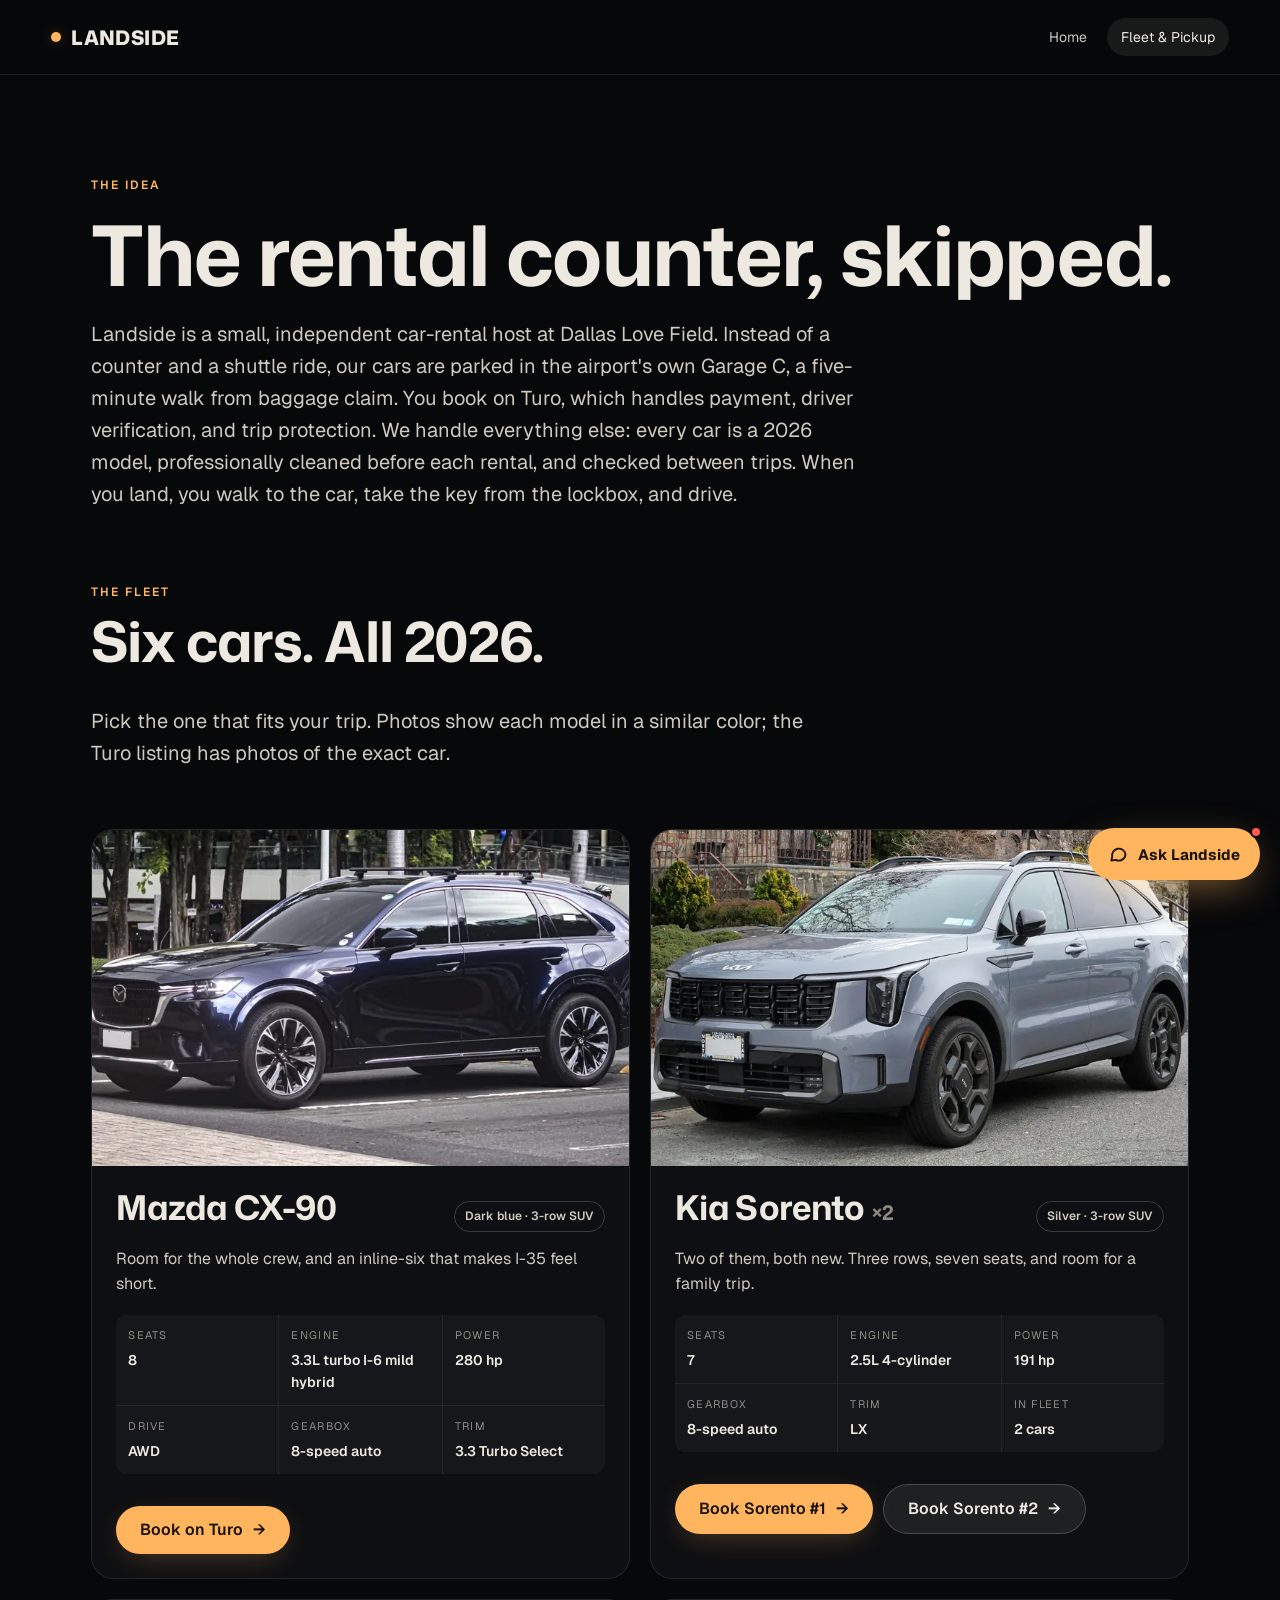
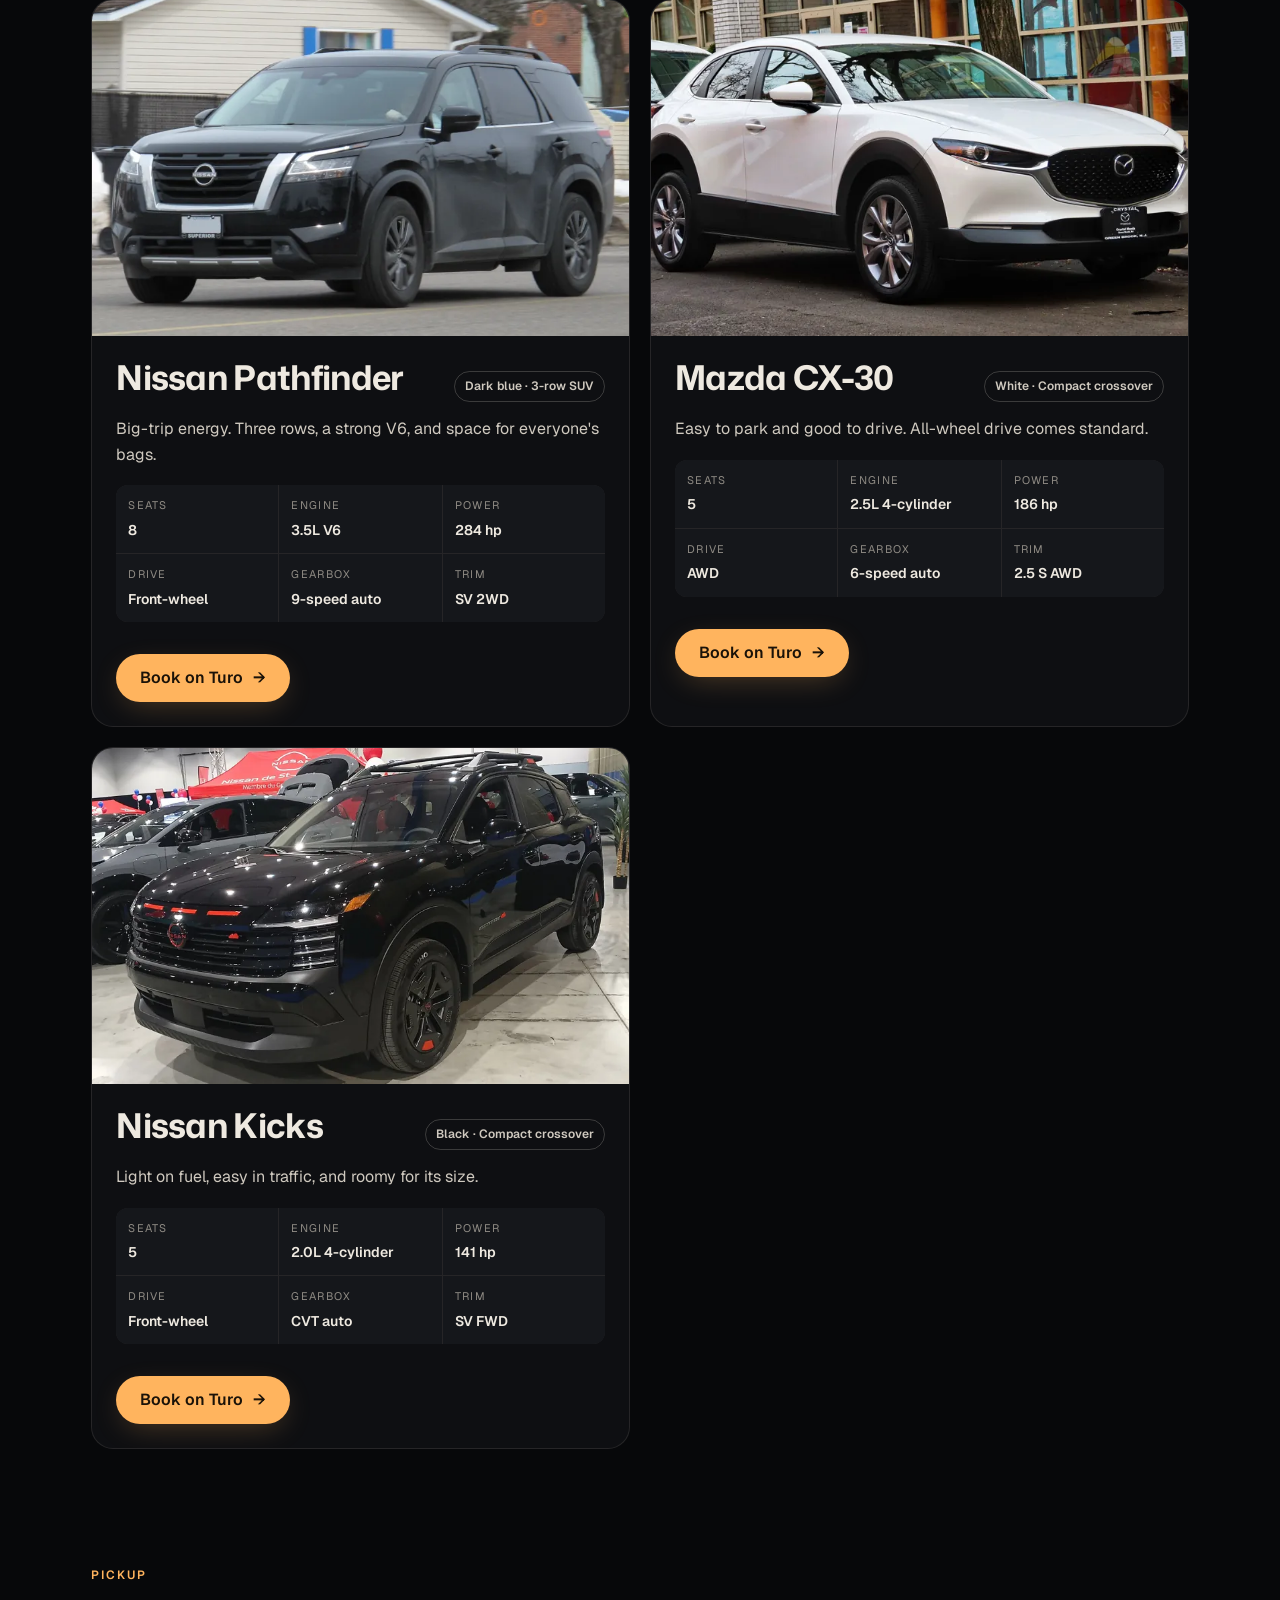
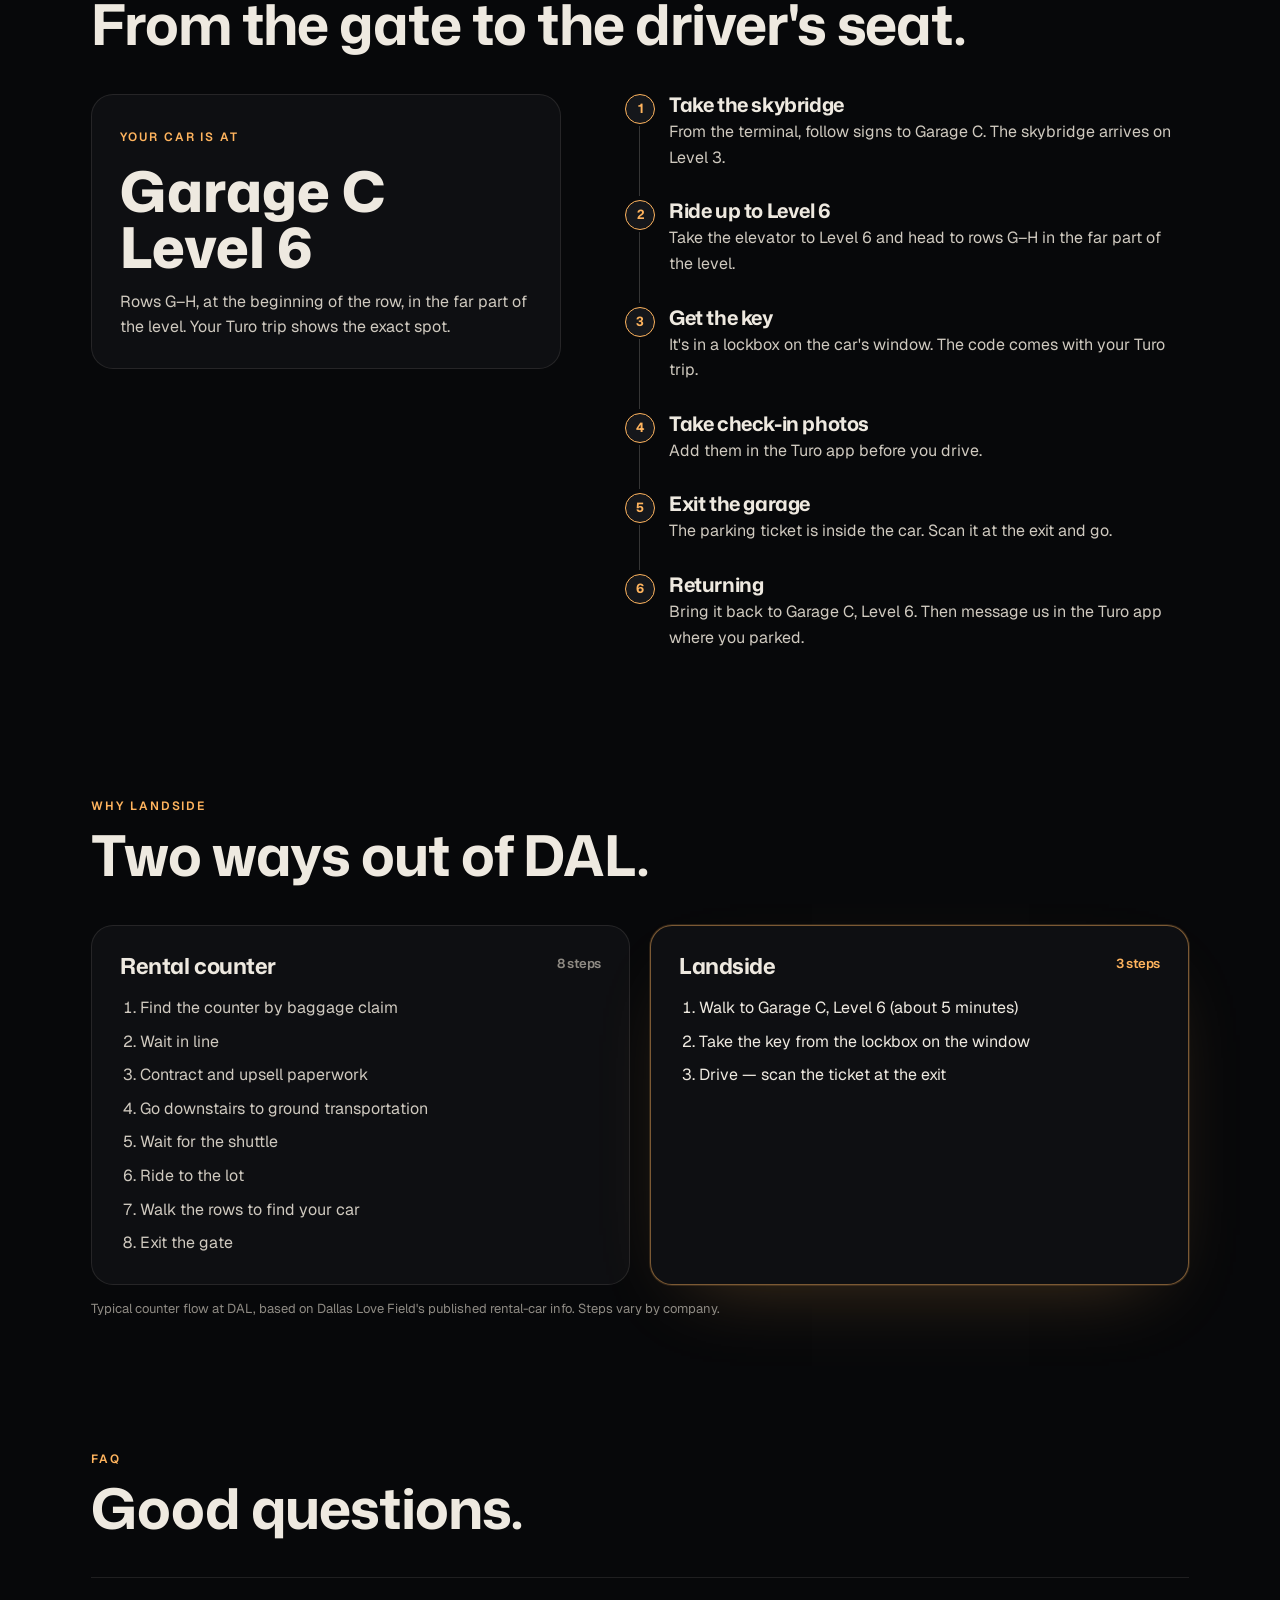
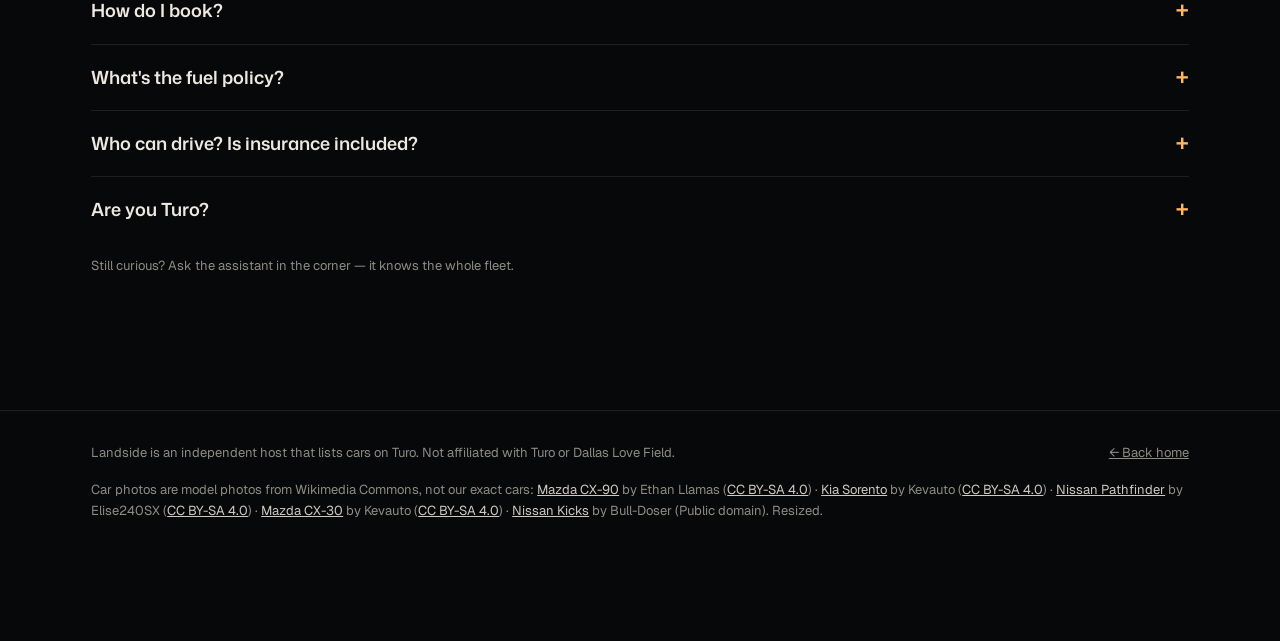
<file: fleet.html>
<!doctype html>
<html lang="en">
<head>
  <meta charset="utf-8" />
  <meta name="viewport" content="width=device-width, initial-scale=1" />
  <title>Fleet &amp; Pickup — Landside</title>
  <meta name="description" content="Our six 2026 cars at Dallas Love Field, and exactly how pickup and return work in Garage C." />
  <meta name="theme-color" content="#07080a" />
  <meta property="og:type" content="website" />
  <meta property="og:title" content="Fleet & Pickup — Landside" />
  <meta property="og:description" content="Six 2026 cars at Dallas Love Field, and exactly how pickup and return work in Garage C." />
  <meta property="og:url" content="https://socialridestx-cloud.github.io/landside/fleet.html" />
  <meta property="og:image" content="https://socialridestx-cloud.github.io/landside/media/og.jpg" />
  <meta name="twitter:card" content="summary_large_image" />
  <link rel="preconnect" href="https://fonts.googleapis.com" />
  <link rel="preconnect" href="https://fonts.gstatic.com" crossorigin />
  <link href="https://fonts.googleapis.com/css2?family=Geist:wght@400;500;600;700&family=Mona+Sans:wght@600;700;800&display=swap" rel="stylesheet" />
  <link rel="stylesheet" href="assets/style.css?v=9" />
  <link rel="icon" href="data:image/svg+xml,%3Csvg xmlns='http://www.w3.org/2000/svg' viewBox='0 0 32 32'%3E%3Crect width='32' height='32' rx='8' fill='%2307080a'/%3E%3Ccircle cx='16' cy='16' r='6' fill='%23ffb45e'/%3E%3C/svg%3E" />
</head>
<body>
  <header class="nav solid">
    <a class="brand" href="index.html"><span class="brand-dot"></span>LANDSIDE</a>
    <nav class="nav-links">
      <a href="index.html">Home</a>
      <a href="fleet.html" aria-current="page">Fleet &amp; Pickup</a>
    </nav>
  </header>

  <main>
    <div class="wrap page-head">
      <span class="eyebrow">The idea</span>
      <h1>The rental counter, skipped.</h1>
      <p class="lede" style="max-width:60ch">
        Landside is a small, independent car-rental host at Dallas Love Field. Instead of a counter and a shuttle ride,
        our cars are parked in the airport's own Garage C, a five-minute walk from baggage claim. You book on Turo, which
        handles payment, driver verification, and trip protection. We handle everything else: every car is a 2026 model,
        professionally cleaned before each rental, and checked between trips. When you land, you walk to the car, take
        the key from the lockbox, and drive.
      </p>
    </div>

    <section style="padding-top:32px">
      <div class="wrap">
        <div class="section-head reveal">
          <span class="eyebrow">The fleet</span>
          <h2><span id="fleet-count">Six</span> cars. All 2026.</h2>
          <p class="lede" style="max-width:56ch">Pick the one that fits your trip. Photos show each model in a similar color; the Turo listing has photos of the exact car.</p>
        </div>
        <div class="fleet" id="fleet"></div>
      </div>
    </section>

    <section style="padding-top:0">
      <div class="wrap">
        <div class="section-head reveal">
          <span class="eyebrow">Pickup</span>
          <h2>From the gate to the driver's seat.</h2>
        </div>
        <div class="pickup">
          <div class="spot reveal">
            <span class="eyebrow">Your car is at</span>
            <div class="big">Garage C<br />Level 6</div>
            <p style="color:var(--bone-2);margin:0">Rows G–H, at the beginning of the row, in the far part of the level. Your Turo trip shows the exact spot.</p>
          </div>
          <ol class="timeline reveal">
            <li><h3>Take the skybridge</h3><p>From the terminal, follow signs to Garage C. The skybridge arrives on Level 3.</p></li>
            <li><h3>Ride up to Level 6</h3><p>Take the elevator to Level 6 and head to rows G–H in the far part of the level.</p></li>
            <li><h3>Get the key</h3><p>It's in a lockbox on the car's window. The code comes with your Turo trip.</p></li>
            <li><h3>Take check-in photos</h3><p>Add them in the Turo app before you drive.</p></li>
            <li><h3>Exit the garage</h3><p>The parking ticket is inside the car. Scan it at the exit and go.</p></li>
            <li><h3>Returning</h3><p>Bring it back to Garage C, Level 6. Then message us in the Turo app where you parked.</p></li>
          </ol>
        </div>
      </div>
    </section>

    <section style="padding-top:0">
      <div class="wrap">
        <div class="section-head reveal">
          <span class="eyebrow">Why Landside</span>
          <h2>Two ways out of DAL.</h2>
        </div>
        <div class="compare reveal">
          <div class="compare-col">
            <h3>Rental counter <span>8 steps</span></h3>
            <ol>
              <li>Find the counter by baggage claim</li>
              <li>Wait in line</li>
              <li>Contract and upsell paperwork</li>
              <li>Go downstairs to ground transportation</li>
              <li>Wait for the shuttle</li>
              <li>Ride to the lot</li>
              <li>Walk the rows to find your car</li>
              <li>Exit the gate</li>
            </ol>
          </div>
          <div class="compare-col us">
            <h3>Landside <span style="color:var(--amber)">3 steps</span></h3>
            <ol>
              <li>Walk to Garage C, Level 6 (about 5 minutes)</li>
              <li>Take the key from the lockbox on the window</li>
              <li>Drive — scan the ticket at the exit</li>
            </ol>
          </div>
        </div>
        <p class="small-note">Typical counter flow at DAL, based on Dallas Love Field's published rental-car info. Steps vary by company.</p>
      </div>
    </section>

    <section style="padding-top:0">
      <div class="wrap faq">
        <div class="section-head reveal">
          <span class="eyebrow">FAQ</span>
          <h2>Good questions.</h2>
        </div>
        <details><summary>How do I book?</summary><p>On Turo. Tap “Book on Turo” on any car, pick your dates, and check out there. Turo handles payment, driver verification, and trip protection.</p></details>
        <details><summary>What's the fuel policy?</summary><p>Return it with the same fuel level you started with, unless the listing says otherwise.</p></details>
        <details><summary>Who can drive? Is insurance included?</summary><p>Turo sets driver requirements, verifies drivers, and offers protection plans at checkout.</p></details>
        <details><summary>Are you Turo?</summary><p>No. Landside is an independent host that lists cars on Turo.</p></details>
        <p class="small-note">Still curious? Ask the assistant in the corner — it knows the whole fleet.</p>
      </div>
    </section>
  </main>

  <footer>
    <div class="wrap">
      <span>Landside is an independent host that lists cars on Turo. Not affiliated with Turo or Dallas Love Field.</span>
      <a href="index.html">← Back home</a>
      <p id="photo-credits" style="flex-basis:100%;margin:0"></p>
    </div>
  </footer>

  <script src="assets/fleet.js?v=9"></script>
  <script>
    document.getElementById("fleet").innerHTML = FLEET.map((c) => `
      <article class="car reveal">
        <img class="car-photo" src="photos/${c.id}-sm.webp" srcset="photos/${c.id}-sm.webp 800w, photos/${c.id}.webp 1600w" sizes="(max-width: 900px) 100vw, 600px" alt="${c.name} (model photo)" loading="lazy" />
        <div class="car-body">
          <div class="car-top"><h2>${c.name}${c.count > 1 ? ` <span style="color:var(--mute);font-size:.6em">×${c.count}</span>` : ""}</h2><span class="pill">${c.color} · ${c.body}</span></div>
          <p>${c.tagline}</p>
          <dl class="specs">
            ${Object.entries(c.specs).map(([k, v]) => `<div><dt>${k}</dt><dd>${v}</dd></div>`).join("")}
          </dl>
          <div style="display:flex;flex-wrap:wrap;gap:10px;margin-top:6px">${bookButton(c)}</div>
        </div>
      </article>`).join("");
    const WORDS = ["Zero", "One", "Two", "Three", "Four", "Five", "Six", "Seven", "Eight", "Nine", "Ten"];
    document.getElementById("fleet-count").textContent = WORDS[FLEET_SIZE] ?? FLEET_SIZE;
  </script>
  <script src="assets/chatbot.js?v=9"></script>
</body>
</html>
</file>
<file: assets/style.css>
/* Landside — night-airport palette: ink, bone, one sodium-amber accent. */
:root {
  --ink: #07080a;
  --ink-2: #0e0f12;
  --ink-3: #15171b;
  --ink-4: #1d2025;
  --bone: #eee9e0;
  --bone-2: #cfc9bf;
  --mute: #8f8b84;
  --line: rgb(238 233 224 / 0.1);
  --line-2: rgb(238 233 224 / 0.2);
  --amber: #ffb45e;
  --amber-2: #ff9a3d;
  --glow: rgb(255 180 94 / 0.3);
  --gutter: clamp(16px, 4vw, 56px);
  --maxw: 1200px;
  --ease: cubic-bezier(0.16, 1, 0.3, 1);
  --display: "Mona Sans", ui-sans-serif, system-ui, sans-serif;
  --sans: "Geist", ui-sans-serif, system-ui, sans-serif;
  color-scheme: dark;
}

* { box-sizing: border-box; }
html { background: var(--ink); scroll-behavior: smooth; -webkit-text-size-adjust: 100%; }
body {
  margin: 0;
  background: var(--ink);
  color: var(--bone);
  font: 16px/1.6 var(--sans);
  overflow-x: hidden;
}
img, video { display: block; max-width: 100%; }
a { color: inherit; }
h1, h2, h3 { font-family: var(--display); font-weight: 700; line-height: 1.05; margin: 0; letter-spacing: -0.02em; }

.wrap { width: 100%; max-width: var(--maxw); margin: 0 auto; padding: 0 var(--gutter); }
.eyebrow {
  font: 600 12px/1 var(--sans);
  letter-spacing: 0.16em;
  text-transform: uppercase;
  color: var(--amber);
}
.lede { color: var(--bone-2); font-size: clamp(17px, 1.6vw, 20px); max-width: 38ch; }

/* ── Nav ─────────────────────────────────────────── */
.nav {
  position: fixed; inset: 0 0 auto 0; z-index: 40;
  display: flex; align-items: center; justify-content: space-between;
  padding: 18px var(--gutter);
  background: linear-gradient(to bottom, rgb(7 8 10 / 0.75), transparent);
}
.nav { transition: background 0.3s; }
.nav.scrolled { background: rgb(7 8 10 / 0.85); backdrop-filter: blur(12px); border-bottom: 1px solid var(--line); }
.nav.solid { position: sticky; background: rgb(7 8 10 / 0.85); backdrop-filter: blur(12px); border-bottom: 1px solid var(--line); }
.brand { font: 800 20px/1 var(--display); letter-spacing: 0.02em; text-decoration: none; display: flex; align-items: center; gap: 10px; }
.brand-dot { width: 10px; height: 10px; border-radius: 50%; background: var(--amber); box-shadow: 0 0 14px var(--glow); }
.nav-links { display: flex; gap: 6px; }
.nav-links a {
  text-decoration: none; font-size: 14px; color: var(--bone-2);
  padding: 8px 14px; border-radius: 999px;
}
.nav-links a[aria-current="page"], .nav-links a:hover { color: var(--bone); background: rgb(238 233 224 / 0.08); }

/* ── Buttons ─────────────────────────────────────── */
.btn {
  display: inline-flex; align-items: center; gap: 10px;
  font: 600 16px/1 var(--sans); text-decoration: none;
  padding: 16px 24px; border-radius: 999px; border: 0; cursor: pointer;
  transition: transform 0.3s var(--ease), box-shadow 0.3s var(--ease), background 0.2s;
}
.btn-primary { background: var(--amber); color: #1a1208; box-shadow: 0 8px 30px -8px var(--glow); }
.btn-primary:hover { transform: translateY(-2px); box-shadow: 0 14px 40px -8px rgb(255 180 94 / 0.55); }
.btn-ghost { background: rgb(238 233 224 / 0.08); color: var(--bone); border: 1px solid var(--line-2); }
.btn-ghost:hover { background: rgb(238 233 224 / 0.14); }
.btn .arrow { transition: transform 0.3s var(--ease); }
.btn:hover .arrow { transform: translateX(4px); }

/* ── Hero video ──────────────────────────────────── */
.hero { position: relative; min-height: 100svh; display: grid; align-items: end; overflow: hidden; }
.hero video { position: absolute; inset: 0; width: 100%; height: 100%; object-fit: cover; }
.hero::after {
  content: ""; position: absolute; inset: 0;
  background:
    linear-gradient(to top, var(--ink) 0%, rgb(7 8 10 / 0.55) 35%, transparent 70%),
    linear-gradient(to right, rgb(7 8 10 / 0.6), transparent 60%);
}
.hero-copy { position: relative; z-index: 2; padding-bottom: clamp(48px, 9vh, 110px); }
.hero h1 { font-size: clamp(44px, 8vw, 108px); max-width: 11ch; margin: 16px 0 20px; }
.hero h1 em { font-style: normal; color: var(--amber); }
.hero-ctas { display: flex; flex-wrap: wrap; gap: 12px; margin-top: 28px; }
.video-tag {
  position: absolute; z-index: 3; right: var(--gutter); top: 84px;
  font-size: 12px; color: var(--bone-2); display: flex; align-items: center; gap: 8px;
  background: rgb(7 8 10 / 0.55); border: 1px solid var(--line); padding: 6px 12px; border-radius: 999px;
}
.video-tag .rec { width: 7px; height: 7px; border-radius: 50%; background: #ff5b4d; animation: blink 1.6s infinite; }
@keyframes blink { 50% { opacity: 0.25; } }

/* ── Sections ────────────────────────────────────── */
section { padding: clamp(64px, 10vw, 120px) 0; }
.section-head { display: grid; gap: 14px; margin-bottom: 40px; }
.section-head h2 { font-size: clamp(32px, 4.5vw, 56px); }

.steps { display: grid; grid-template-columns: repeat(4, 1fr); gap: 1px; background: var(--line); border: 1px solid var(--line); border-radius: 20px; overflow: hidden; }
.step { background: var(--ink-2); padding: 28px 24px 32px; }
.step .n { font: 700 13px/1 var(--display); color: var(--amber); }
.step h3 { font-size: 26px; margin: 18px 0 8px; }
.step p { margin: 0; color: var(--bone-2); }

/* ── X-factor: car matcher ───────────────────────── */
.matcher { background: var(--ink-2); border: 1px solid var(--line); border-radius: 24px; padding: clamp(20px, 4vw, 44px); display: grid; grid-template-columns: 1fr 1fr; gap: clamp(24px, 4vw, 48px); }
.q { margin-bottom: 26px; }
.q-label { font-weight: 600; margin-bottom: 12px; display: block; }
.chips { display: flex; flex-wrap: wrap; gap: 8px; }
.chip {
  font: 500 15px/1 var(--sans); color: var(--bone-2);
  background: var(--ink-3); border: 1px solid var(--line-2);
  padding: 12px 16px; border-radius: 999px; cursor: pointer;
  transition: all 0.2s var(--ease);
}
.chip:hover { color: var(--bone); border-color: var(--bone-2); }
.chip[aria-pressed="true"] { background: var(--amber); color: #1a1208; border-color: var(--amber); }
.match-card {
  position: relative; border-radius: 20px; overflow: hidden; background: var(--ink-3);
  border: 1px solid var(--line); min-height: 420px; display: flex; flex-direction: column;
}
.match-empty { margin: auto; text-align: center; color: var(--mute); padding: 32px; }
.match-empty .big { font: 800 64px/1 var(--display); color: var(--ink-4); margin-bottom: 8px; }
.match-img { aspect-ratio: 4/3; object-fit: cover; width: 100%; }
.match-body { padding: 22px 24px 26px; display: grid; gap: 12px; }
.match-body h3 { font-size: 34px; }
.match-why { color: var(--bone-2); margin: 0; }
.match-score { position: absolute; top: 14px; left: 14px; background: rgb(7 8 10 / 0.7); backdrop-filter: blur(6px); padding: 8px 12px; border-radius: 999px; font-size: 13px; font-weight: 600; }
.match-score b { color: var(--amber); }
.pop { animation: pop 0.6s var(--ease); }
@keyframes pop { from { opacity: 0; transform: translateY(14px) scale(0.98); } to { opacity: 1; transform: none; } }
.runner { font-size: 14px; color: var(--mute); }
.runner button { background: none; border: 0; color: var(--amber); font: inherit; cursor: pointer; padding: 0; text-decoration: underline; }

.xfactor-note {
  border-top: 1px solid var(--line); padding: 36px 0 48px; color: var(--bone-2); font-size: 15px;
}
.xfactor-note strong { color: var(--amber); }

/* ── Fleet page ──────────────────────────────────── */
.page-head { padding-top: clamp(56px, 8vw, 96px); padding-bottom: 24px; }
.page-head h1 { font-size: clamp(40px, 6.5vw, 84px); margin: 14px 0 18px; }
.fleet { display: grid; grid-template-columns: repeat(2, 1fr); gap: 20px; }
.car { background: var(--ink-2); border: 1px solid var(--line); border-radius: 22px; overflow: hidden; display: flex; flex-direction: column; }
.car-photo { width: 100%; aspect-ratio: 16/10; object-fit: cover; }
.car-body { padding: 24px; display: grid; gap: 14px; flex: 1; align-content: start; }
.car-top { display: flex; justify-content: space-between; align-items: baseline; gap: 12px; flex-wrap: wrap; }
.car h2 { font-size: 34px; }
.pill { font-size: 12px; font-weight: 600; color: var(--bone-2); border: 1px solid var(--line-2); padding: 5px 10px; border-radius: 999px; }
.car p { margin: 0; color: var(--bone-2); }
.specs { display: grid; grid-template-columns: repeat(3, 1fr); gap: 1px; background: var(--line); border-radius: 12px; overflow: hidden; margin: 4px 0 6px; }
.specs div { background: var(--ink-3); padding: 12px; }
.specs dt { font-size: 11px; text-transform: uppercase; letter-spacing: 0.12em; color: var(--mute); }
.specs dd { margin: 4px 0 0; font-weight: 600; font-size: 14px; }
.car .btn { justify-self: start; margin-top: 6px; }

.pickup { display: grid; grid-template-columns: 1fr 1.2fr; gap: clamp(24px, 5vw, 64px); align-items: start; }
.spot { background: var(--ink-2); border: 1px solid var(--line); border-radius: 22px; padding: 28px; position: sticky; top: 100px; }
.spot .big { font: 800 clamp(36px, 5vw, 56px)/1 var(--display); margin: 14px 0; }
.timeline { list-style: none; margin: 0; padding: 0; display: grid; gap: 0; }
.timeline li { position: relative; padding: 0 0 30px 44px; }
.timeline li::before { content: counter(s); counter-increment: s; position: absolute; left: 0; top: 0; width: 28px; height: 28px; border-radius: 50%; background: var(--ink-3); border: 1px solid var(--amber); color: var(--amber); font: 700 13px/26px var(--display); text-align: center; }
.timeline li::after { content: ""; position: absolute; left: 14px; top: 32px; bottom: 4px; width: 1px; background: var(--line-2); }
.timeline li:last-child::after { display: none; }
.timeline { counter-reset: s; }
.timeline h3 { font-size: 20px; margin-bottom: 4px; }
.timeline p { margin: 0; color: var(--bone-2); }

.compare { display: grid; grid-template-columns: 1fr 1fr; gap: 20px; }
.compare-col { background: var(--ink-2); border: 1px solid var(--line); border-radius: 22px; padding: 28px; }
.compare-col.us { border-color: rgb(255 180 94 / 0.45); box-shadow: 0 0 0 1px rgb(255 180 94 / 0.15), 0 30px 80px -40px var(--glow); }
.compare-col h3 { font-size: 22px; margin-bottom: 18px; display: flex; justify-content: space-between; }
.compare-col h3 span { font: 600 13px/1.6 var(--sans); color: var(--mute); }
.compare-col ol { margin: 0; padding-left: 20px; color: var(--bone-2); display: grid; gap: 8px; }
.compare-col.us ol { color: var(--bone); }
.small-note { font-size: 13px; color: var(--mute); margin-top: 14px; }

.faq details { border-top: 1px solid var(--line); padding: 20px 0; }
.faq details:last-child { border-bottom: 1px solid var(--line); }
.faq summary { cursor: pointer; font: 600 18px/1.4 var(--display); list-style: none; display: flex; justify-content: space-between; gap: 16px; }
.faq summary::after { content: "+"; color: var(--amber); font-size: 24px; line-height: 1; transition: transform 0.3s var(--ease); }
.faq details[open] summary::after { transform: rotate(45deg); }
.faq details p { color: var(--bone-2); margin: 12px 0 0; max-width: 70ch; }

footer { border-top: 1px solid var(--line); padding: 32px 0 120px; color: var(--mute); font-size: 13px; }
footer #photo-credits a { color: var(--bone-2); }
footer .wrap { display: flex; justify-content: space-between; gap: 16px; flex-wrap: wrap; }

/* reveal on scroll */
.reveal { opacity: 0; transform: translateY(24px); transition: opacity 0.8s var(--ease), transform 0.8s var(--ease); }
.reveal.in { opacity: 1; transform: none; }

/* ── Chatbot ─────────────────────────────────────── */
.chat-fab {
  position: fixed; right: 20px; bottom: 20px; z-index: 60;
  display: flex; align-items: center; gap: 10px;
  background: var(--amber); color: #1a1208; border: 0; cursor: pointer;
  font: 700 15px/1 var(--sans); padding: 16px 20px; border-radius: 999px;
  box-shadow: 0 12px 40px -10px rgb(255 180 94 / 0.6);
  transition: transform 0.3s var(--ease);
}
.chat-fab:hover { transform: translateY(-2px); }
.chat-fab svg { width: 20px; height: 20px; }
.chat-fab .ping { position: absolute; top: -2px; right: -2px; width: 12px; height: 12px; border-radius: 50%; background: #ff5b4d; border: 2px solid var(--ink); }
.chat-panel {
  position: fixed; right: 20px; bottom: 20px; z-index: 70;
  width: min(400px, calc(100vw - 32px)); height: min(620px, calc(100svh - 40px));
  background: var(--ink-2); border: 1px solid var(--line-2); border-radius: 22px;
  display: flex; flex-direction: column; overflow: hidden;
  box-shadow: 0 40px 100px -20px rgb(0 0 0 / 0.8);
  transform-origin: bottom right;
  transition: opacity 0.3s var(--ease), transform 0.35s var(--ease);
}
.chat-panel[hidden] { display: flex; opacity: 0; transform: translateY(16px) scale(0.96); pointer-events: none; visibility: hidden; }
.chat-head { display: flex; align-items: center; gap: 12px; padding: 16px 18px; border-bottom: 1px solid var(--line); background: var(--ink-3); }
.chat-avatar { width: 38px; height: 38px; border-radius: 50%; background: radial-gradient(circle at 35% 35%, #ffd3a0, var(--amber-2)); display: grid; place-items: center; color: #1a1208; font: 800 16px/1 var(--display); flex: none; }
.chat-title { flex: 1; min-width: 0; }
.chat-title b { display: block; font-size: 15px; }
.chat-title span { font-size: 12px; color: var(--mute); display: flex; align-items: center; gap: 6px; }
.chat-title span::before { content: ""; width: 7px; height: 7px; border-radius: 50%; background: #4ade80; }
.chat-x { background: none; border: 0; color: var(--bone-2); font-size: 26px; cursor: pointer; line-height: 1; padding: 4px 8px; border-radius: 8px; }
.chat-x:hover { background: var(--ink-4); }
.chat-tabs { display: flex; gap: 6px; padding: 10px 12px; border-bottom: 1px solid var(--line); background: var(--ink-2); }
.chat-tabs button {
  flex: 1; font: 600 13px/1 var(--sans); color: var(--bone-2); background: transparent; border: 1px solid var(--line-2);
  border-radius: 999px; padding: 9px 10px; cursor: pointer;
}
.chat-tabs button small { font-size: 10px; font-weight: 500; opacity: .75; margin-left: 2px; }
.chat-tabs button[aria-selected="true"] { background: var(--amber); color: #1a1208; border-color: var(--amber); }
.chat-view { flex: 1; min-height: 0; display: flex; flex-direction: column; }
.chat-view[hidden] { display: none; }
.chat-ai { position: relative; background: #fff; }
.chat-ai iframe { flex: 1; width: 100%; border: 0; background: #fff; }
.chat-ai-load { position: absolute; inset: 0 0 40px; display: grid; place-items: center; color: #555; font-size: 14px; }
.chat-ai-note { margin: 0; padding: 8px 12px; font-size: 11px; color: var(--mute); background: var(--ink-2); border-top: 1px solid var(--line); }
.chat-ai-note a { color: var(--amber); }
.chat-log { flex: 1; overflow-y: auto; padding: 18px; display: flex; flex-direction: column; gap: 10px; scroll-behavior: smooth; }
.msg { max-width: 85%; padding: 11px 14px; border-radius: 16px; font-size: 14.5px; line-height: 1.5; animation: pop 0.35s var(--ease); white-space: pre-line; }
.msg.bot { background: var(--ink-4); border-bottom-left-radius: 4px; align-self: flex-start; }
.msg.me { background: var(--amber); color: #1a1208; border-bottom-right-radius: 4px; align-self: flex-end; }
.msg a { color: var(--amber); font-weight: 600; }
.msg.typing { display: flex; gap: 4px; padding: 14px; }
.msg.typing i { width: 6px; height: 6px; border-radius: 50%; background: var(--mute); animation: bounce 1s infinite; }
.msg.typing i:nth-child(2) { animation-delay: 0.15s; }
.msg.typing i:nth-child(3) { animation-delay: 0.3s; }
@keyframes bounce { 0%, 60%, 100% { transform: none; } 30% { transform: translateY(-5px); } }
.chat-quick { display: flex; gap: 6px; flex-wrap: wrap; padding: 0 18px 10px; }
.chat-quick button { font: 500 13px/1 var(--sans); color: var(--bone); background: transparent; border: 1px solid var(--line-2); border-radius: 999px; padding: 8px 12px; cursor: pointer; }
.chat-quick button:hover { border-color: var(--amber); color: var(--amber); }
.chat-form { display: flex; gap: 8px; padding: 12px; border-top: 1px solid var(--line); }
.chat-form input { flex: 1; min-width: 0; background: var(--ink-3); border: 1px solid var(--line-2); border-radius: 999px; padding: 12px 16px; color: var(--bone); font: 15px var(--sans); outline: none; }
.chat-form input:focus { border-color: var(--amber); }
.chat-form button { background: var(--amber); border: 0; width: 44px; height: 44px; border-radius: 50%; cursor: pointer; display: grid; place-items: center; flex: none; }
.chat-form button svg { width: 18px; height: 18px; }


/* ── X-Factor: 3D walk ───────────────────────────── */
.w3 { display: grid; gap: 16px; }
.w3-stage {
  position: relative; height: min(68vh, 620px); min-height: 380px; border-radius: 24px; overflow: hidden;
  background: var(--ink-2); border: 1px solid var(--line); touch-action: pan-y; cursor: grab; user-select: none;
}
.w3-stage:active { cursor: grabbing; }
.w3-canvas, .w3-labels { position: absolute !important; inset: 0; width: 100% !important; height: 100% !important; }
.w3-labels { pointer-events: none; }
.w3-hud { position: absolute; z-index: 3; inset: 0 0 auto 0; display: flex; justify-content: space-between; gap: 12px; padding: 14px; pointer-events: none; }
.w3-hud > div { background: rgb(7 8 10 / 0.72); border: 1px solid var(--line); border-radius: 12px; padding: 8px 12px; backdrop-filter: blur(6px); }
.w3-hud .r { text-align: right; }
.w3-hud .eyebrow { display: block; font-size: 9px; }
.w3-hud b { display: block; margin-top: 4px; font: 600 18px/1 ui-monospace, "SF Mono", Menlo, monospace; color: var(--bone); white-space: nowrap; }
.w3-hud .of { color: var(--mute); }
.w3-hud i { display: block; height: 1px; margin-top: 8px; background: var(--line); }
.w3-hud i span { display: block; height: 1px; background: var(--amber); transform-origin: left; transform: scaleX(0); }
.w3-caption {
  position: absolute; z-index: 3; left: 14px; right: 14px; bottom: 30px; margin: 0; max-width: 560px;
  background: rgb(7 8 10 / 0.78); border: 1px solid var(--line); border-radius: 14px; padding: 10px 14px;
  color: var(--bone); font-size: 15px; line-height: 1.4; pointer-events: none; backdrop-filter: blur(6px);
}
.w3-caption b { color: var(--amber); font-family: ui-monospace, Menlo, monospace; margin-right: 6px; }
.w3-credit { position: absolute; z-index: 3; right: 14px; bottom: 8px; margin: 0; font: 9px/1.2 ui-monospace, Menlo, monospace; color: var(--mute); pointer-events: none; }
.w3-fallback { display: none; position: absolute; inset: 0; z-index: 4; place-items: center; padding: 32px; text-align: center; color: var(--bone-2); }
.w3-failed .w3-fallback { display: grid; }
.w3-controls { display: flex; flex-wrap: wrap; gap: 12px; align-items: center; }
.w3-steps { display: flex; flex-wrap: wrap; gap: 8px; }
.w3-steps button {
  font: inherit; font-size: 13px; color: var(--bone-2); background: var(--ink-3); border: 1px solid var(--line);
  border-radius: 999px; padding: 8px 14px; cursor: pointer; transition: background .2s, color .2s, border-color .2s;
}
.w3-steps button:hover { border-color: var(--amber); color: var(--bone); }
.w3-steps button[aria-pressed="true"] { background: var(--amber); color: #1a1208; border-color: var(--amber); }
/* labels inside the 3D scene */
.w3-place { font: 10px/1 ui-monospace, Menlo, monospace; letter-spacing: .22em; text-transform: uppercase; color: var(--mute); white-space: nowrap; }
.w3-place.strong { color: var(--bone); }
.w3-level { font: 10px/1 ui-monospace, Menlo, monospace; letter-spacing: .2em; color: var(--mute); }
.w3-level.on { color: var(--amber); }
.w3-step {
  font: 10px/1 ui-monospace, Menlo, monospace; letter-spacing: .14em; text-transform: uppercase; white-space: nowrap;
  padding: 5px 9px; border-radius: 999px; border: 1px solid rgb(238 233 224 / .18); background: rgb(7 8 10 / .72); color: var(--mute);
  transition: all .4s;
}
.w3-step.done { color: var(--amber); border-color: rgb(255 180 94 / .4); }
.w3-step.on { background: var(--amber); color: #1a1208; border-color: var(--amber); }
.w3-pin {
  font: 600 11px/1 ui-monospace, Menlo, monospace; letter-spacing: .14em; text-transform: uppercase; white-space: nowrap;
  padding: 7px 11px; border-radius: 10px; border: 1px solid rgb(255 180 94 / .5); background: rgb(7 8 10 / .8); color: var(--amber);
  transition: all .4s;
}
.w3-pin.on { background: var(--amber); color: #1a1208; box-shadow: 0 0 30px rgb(255 180 94 / .5); }

/* ── Responsive ──────────────────────────────────── */
@media (max-width: 900px) {
  .steps { grid-template-columns: 1fr 1fr; }
  .matcher, .pickup, .compare, .fleet { grid-template-columns: 1fr; }
  .spot { position: static; }
}
@media (max-width: 560px) {
  .steps { grid-template-columns: 1fr 1fr; }
  .step { padding: 18px 16px 20px; }
  .step h3 { font-size: 21px; margin: 12px 0 6px; }
  .step p { font-size: 14px; line-height: 1.45; }
  .nav-links a { padding: 8px 10px; }
  .specs { grid-template-columns: 1fr 1fr; }
  .chat-fab .label { display: none; }
  .video-tag { top: 70px; font-size: 11px; padding: 4px 10px; }
  .w3-stage { height: 72svh; min-height: 420px; border-radius: 18px; }
  .w3-hud b { font-size: 15px; }
  .w3-caption { font-size: 14px; bottom: 24px; left: 10px; right: 10px; }
  .w3-note { display: none; }
  .w3-hud { padding: 10px; }
  .w3-hud .eyebrow { white-space: nowrap; font-size: 8px; }
  .w3-step { font-size: 9px; padding: 4px 7px; letter-spacing: .1em; }
  .w3-place { font-size: 9px; letter-spacing: .16em; }
  .w3-steps button { font-size: 12px; padding: 7px 11px; }
  .specs > div:last-child:nth-child(odd) { grid-column: span 2; }
}
@media (prefers-reduced-motion: reduce) {
  *, *::before, *::after { animation: none !important; transition: none !important; }
  .reveal { opacity: 1; transform: none; }
}
</file>
